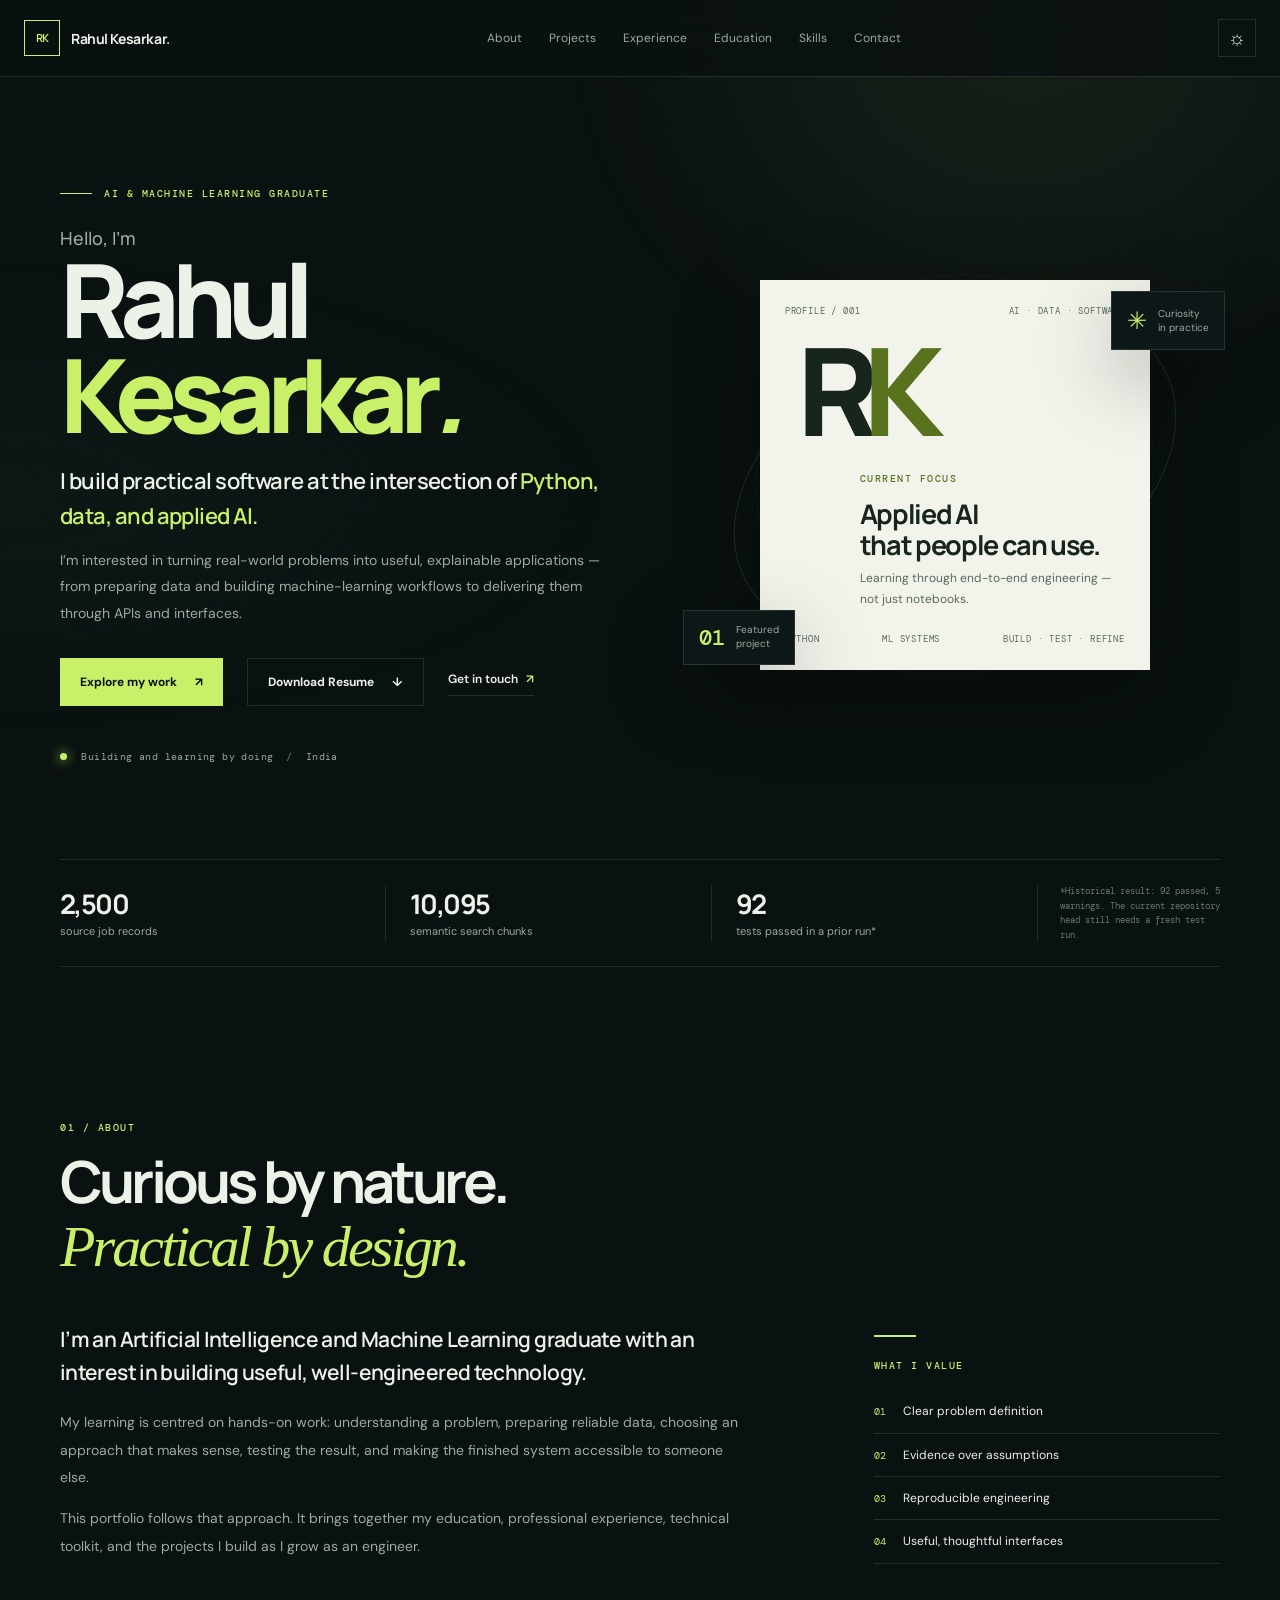
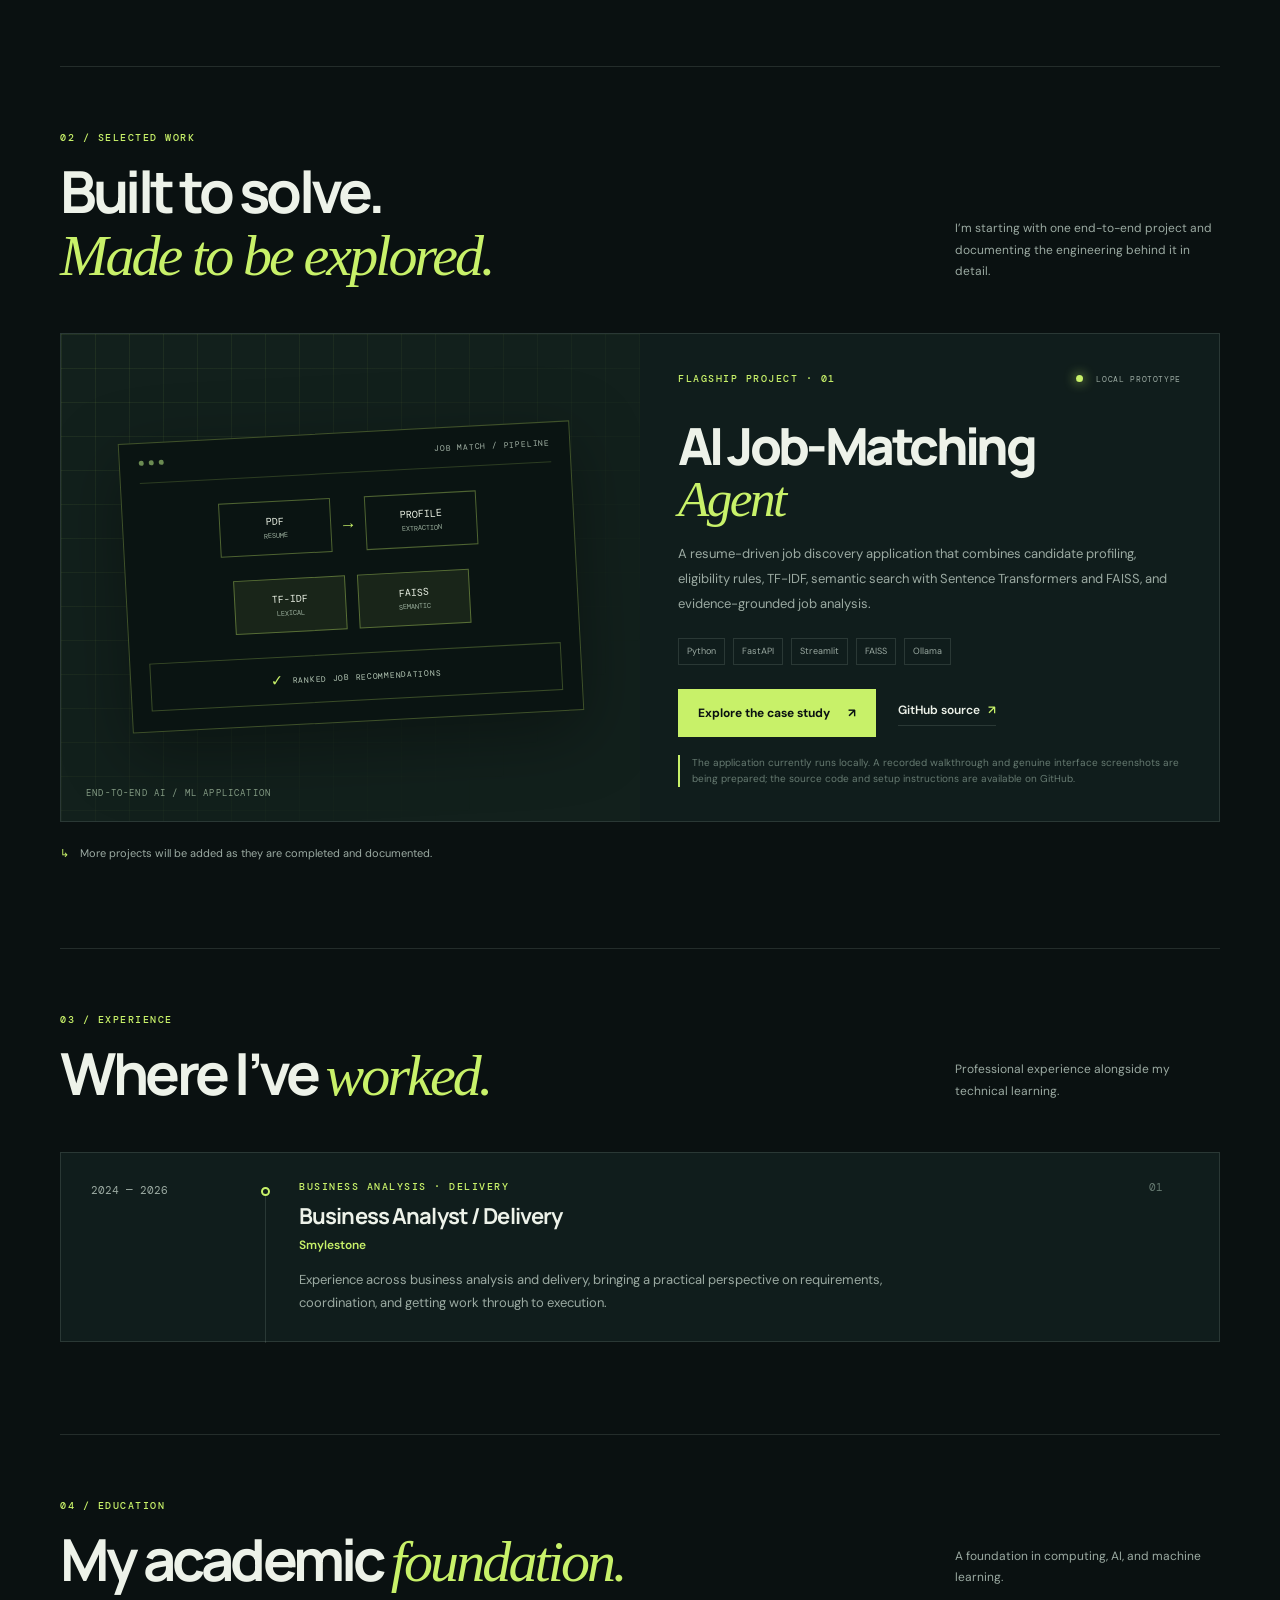
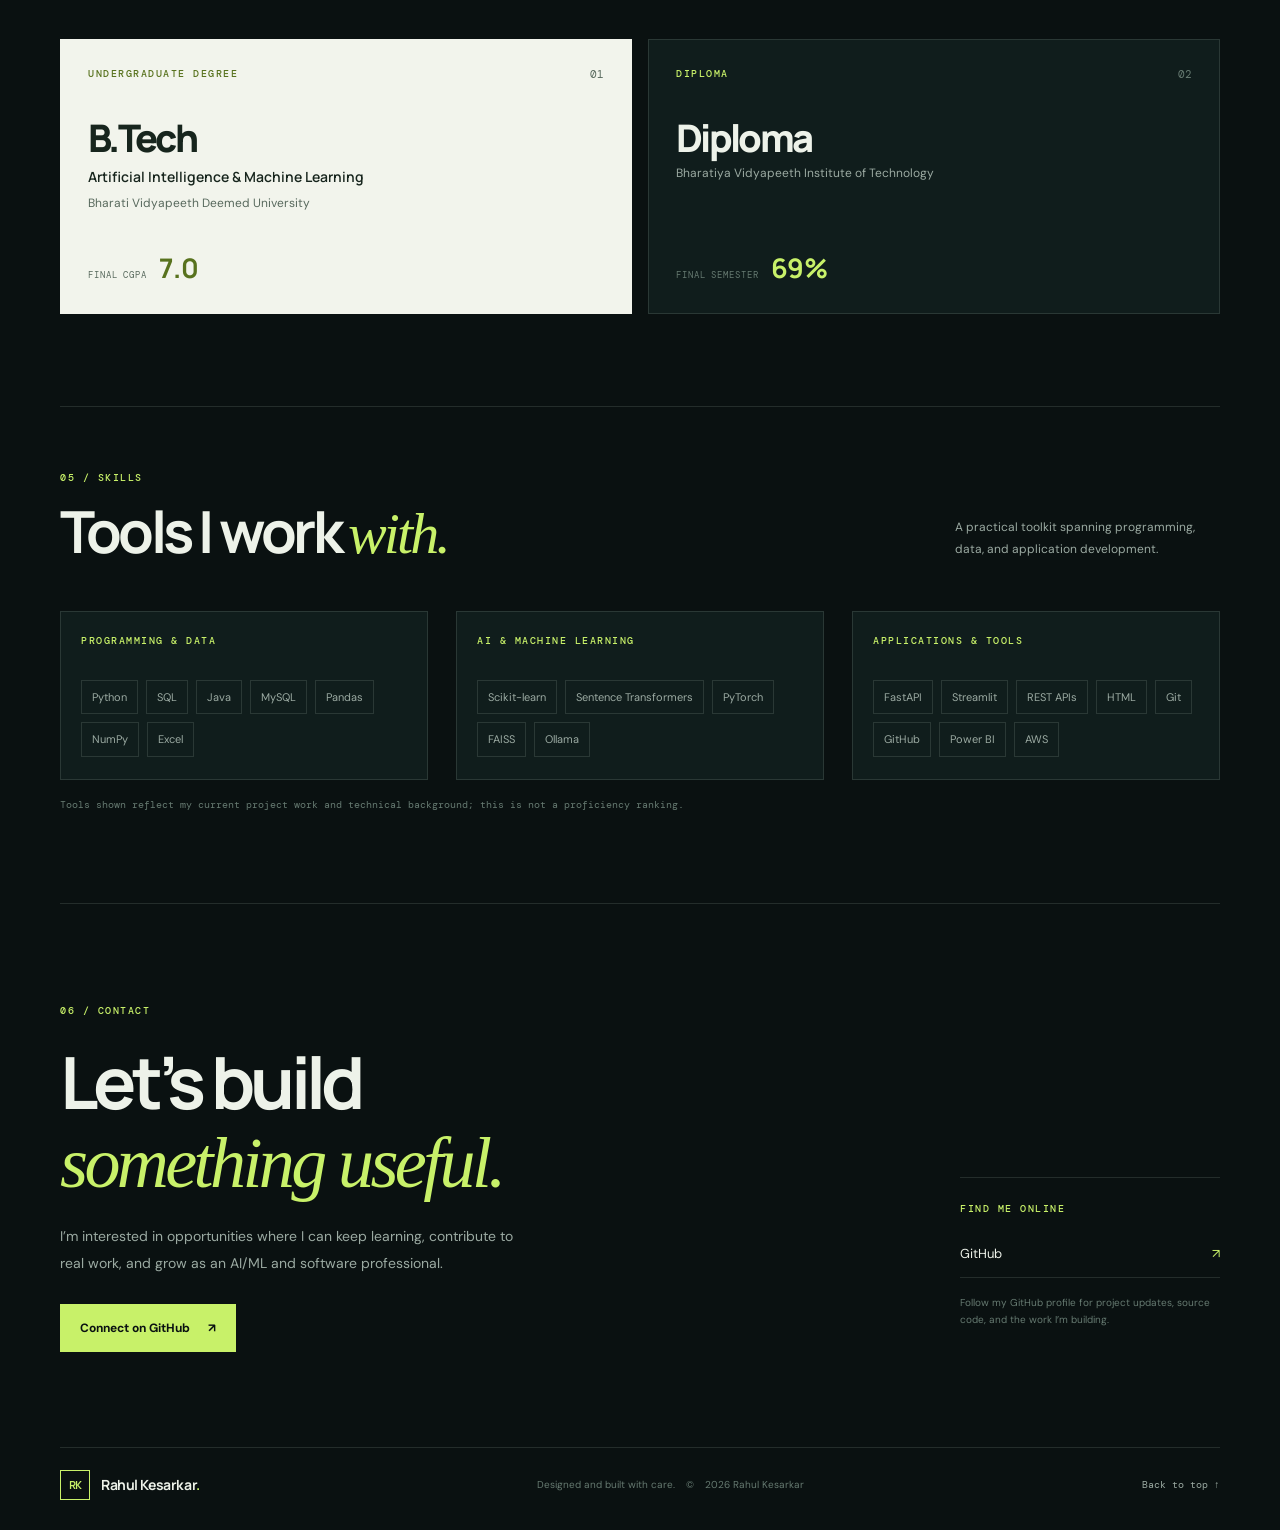
<file: index.html>
<!doctype html>
<html lang="en">
<head>
  <meta charset="utf-8">
  <meta name="viewport" content="width=device-width, initial-scale=1">
  <meta name="theme-color" content="#0a1111">
  <meta name="author" content="Rahul Kesarkar">
  <meta name="description" content="AI/ML Engineer and Software Developer building practical Python, machine learning, and applied AI projects. Explore projects, experience, and skills.">
  <meta property="og:type" content="website">
  <meta property="og:site_name" content="Rahul Kesarkar | Portfolio">
  <meta property="og:title" content="Rahul Kesarkar's Portfolio">
  <meta property="og:description" content="AI/ML Engineer and Software Developer building practical Python, machine learning, and applied AI projects. Explore my work and experience.">
  <meta property="og:url" content="https://rahulkesarkar.github.io/">
  <meta property="og:image" content="https://rahulkesarkar.github.io/assets/images/rahul-kesarkar-portfolio.png">
  <meta property="og:image:secure_url" content="https://rahulkesarkar.github.io/assets/images/rahul-kesarkar-portfolio.png">
  <meta property="og:image:type" content="image/png">
  <meta property="og:image:width" content="1200">
  <meta property="og:image:height" content="630">
  <meta property="og:image:alt" content="Rahul Kesarkar — AI/ML Engineer and Software Developer portfolio">
  <meta name="twitter:image" content="https://rahulkesarkar.github.io/assets/images/rahul-kesarkar-portfolio.png">
  <meta name="twitter:image:alt" content="Rahul Kesarkar — AI/ML Engineer and Software Developer portfolio">
  <meta name="twitter:card" content="summary_large_image">
  <meta name="twitter:title" content="Rahul Kesarkar's Portfolio">
  <meta name="twitter:description" content="AI/ML Engineer and Software Developer building practical Python, machine learning, and applied AI projects.">
  <link rel="canonical" href="https://rahulkesarkar.github.io/">
  <title>Rahul Kesarkar | AI/ML Engineer &amp; Software Developer</title>
  <link rel="icon" type="image/svg+xml" href="assets/favicon.svg">
  <link rel="preconnect" href="https://fonts.googleapis.com">
  <link rel="preconnect" href="https://fonts.gstatic.com" crossorigin>
  <link href="https://fonts.googleapis.com/css2?family=DM+Mono:wght@400;500&family=DM+Sans:wght@400;500;600;700&family=Manrope:wght@400;500;600;700;800&display=swap" rel="stylesheet">
  <link rel="stylesheet" href="assets/css/site.css">
  <script src="assets/js/site.js" defer></script>
</head>
<body>
  <a class="skip-link" href="#main">Skip to content</a>
  <header class="site-header">
    <div class="nav-shell">
      <a class="brand" href="#home" aria-label="Rahul Kesarkar home">
        <span class="brand-mark">RK</span>
        <span class="brand-name">Rahul Kesarkar<span class="brand-dot">.</span></span>
      </a>
      <nav class="desktop-nav" aria-label="Main navigation">
        <a href="#about">About</a>
        <a href="#projects">Projects</a>
        <a href="#experience">Experience</a>
        <a href="#education">Education</a>
        <a href="#skills">Skills</a>
        <a href="#contact">Contact</a>
      </nav>
      <div class="nav-actions">
        <button class="theme-toggle" type="button" aria-label="Switch to light theme" title="Toggle colour theme">
          <span class="theme-icon" aria-hidden="true">☼</span>
        </button>
        <button class="menu-toggle" type="button" aria-expanded="false" aria-controls="mobile-nav" aria-label="Open menu">
          <span></span><span></span>
        </button>
      </div>
    </div>
    <nav class="mobile-nav" id="mobile-nav" aria-label="Mobile navigation" hidden>
      <a href="#about">About</a>
      <a href="#projects">Projects</a>
      <a href="#experience">Experience</a>
      <a href="#education">Education</a>
      <a href="#skills">Skills</a>
      <a href="#contact">Contact</a>
    </nav>
  </header>

  <main id="main">
    <section class="hero section-shell" id="home">
      <div class="hero-copy" data-reveal>
        <p class="eyebrow"><span class="eyebrow-line"></span> AI & MACHINE LEARNING GRADUATE</p>
        <p class="hero-intro">Hello, I'm</p>
        <h1>Rahul<br><span>Kesarkar</span><i class="hero-period">.</i></h1>
        <p class="hero-lede">I build practical software at the intersection of <strong>Python, data, and applied AI.</strong></p>
        <p class="hero-description">I’m interested in turning real-world problems into useful, explainable applications — from preparing data and building machine-learning workflows to delivering them through APIs and interfaces.</p>
        <div class="hero-cta">
          <a class="button button-primary" href="#projects">Explore my work <span aria-hidden="true">↗</span></a>
          <a class="button button-secondary" href="assets/files/Rahul_Kesarkar_AI_ML_Resume.pdf" download="Rahul-Kesarkar-Resume.pdf" aria-label="Download Rahul Kesarkar's resume as a PDF">Download Resume <span aria-hidden="true">↓</span></a>
          <a class="text-link" href="#contact">Get in touch <span aria-hidden="true">↗</span></a>
        </div>
        <div class="hero-meta">
          <span><span class="status-dot"></span> Building and learning by doing</span>
          <span class="meta-divider">/</span>
          <span>India</span>
        </div>
      </div>

      <div class="hero-art" data-reveal>
        <div class="orbit orbit-one"></div>
        <div class="orbit orbit-two"></div>
        <div class="profile-panel">
          <div class="panel-topline"><span>PROFILE / 001</span><span>AI · DATA · SOFTWARE</span></div>
          <div class="monogram">R<span>K</span></div>
          <div class="profile-caption">
            <span class="micro-label">CURRENT FOCUS</span>
            <h2>Applied AI<br>that people can use.</h2>
            <p>Learning through end-to-end engineering — not just notebooks.</p>
          </div>
          <div class="panel-bottomline"><span>PYTHON</span><span>ML SYSTEMS</span><span>BUILD · TEST · REFINE</span></div>
        </div>
        <div class="floating-note note-top"><span class="note-symbol">✳</span><span>Curiosity<br>in practice</span></div>
        <div class="floating-note note-bottom"><span class="note-number">01</span><span>Featured<br>project</span></div>
      </div>
    </section>

    <section class="proof-strip section-shell" aria-label="Featured project facts" data-reveal>
      <div class="proof-item"><strong>2,500</strong><span>source job records</span></div>
      <div class="proof-item"><strong>10,095</strong><span>semantic search chunks</span></div>
      <div class="proof-item"><strong>92</strong><span>tests passed in a prior run*</span></div>
      <p class="proof-note">*Historical result: 92 passed, 5 warnings. The current repository head still needs a fresh test run.</p>
    </section>

    <section class="content-section section-shell" id="about">
      <div class="section-heading" data-reveal>
        <p class="eyebrow">01 / ABOUT</p>
        <h2>Curious by nature.<br><em>Practical by design.</em></h2>
      </div>
      <div class="about-grid">
        <div class="about-main" data-reveal>
          <p class="body-lead">I’m an Artificial Intelligence and Machine Learning graduate with an interest in building useful, well-engineered technology.</p>
          <p>My learning is centred on hands-on work: understanding a problem, preparing reliable data, choosing an approach that makes sense, testing the result, and making the finished system accessible to someone else.</p>
          <p>This portfolio follows that approach. It brings together my education, professional experience, technical toolkit, and the projects I build as I grow as an engineer.</p>
        </div>
        <div class="about-aside" data-reveal>
          <div class="aside-rule"></div>
          <p class="micro-label">WHAT I VALUE</p>
          <ul class="value-list">
            <li><span>01</span> Clear problem definition</li>
            <li><span>02</span> Evidence over assumptions</li>
            <li><span>03</span> Reproducible engineering</li>
            <li><span>04</span> Useful, thoughtful interfaces</li>
          </ul>
        </div>
      </div>
    </section>

    <section class="content-section section-shell projects-section" id="projects">
      <div class="section-heading section-heading-row" data-reveal>
        <div><p class="eyebrow">02 / SELECTED WORK</p><h2>Built to solve.<br><em>Made to be explored.</em></h2></div>
        <p class="section-aside-copy">I’m starting with one end-to-end project and documenting the engineering behind it in detail.</p>
      </div>
      <article class="project-feature" data-reveal>
        <div class="project-visual">
          <div class="visual-grid"></div>
          <div class="visual-window">
            <div class="window-bar"><i></i><i></i><i></i><span>JOB MATCH / PIPELINE</span></div>
            <div class="pipeline-row"><span class="pipeline-node">PDF<br><small>RESUME</small></span><b>→</b><span class="pipeline-node">PROFILE<br><small>EXTRACTION</small></span></div>
            <div class="pipeline-row"><span class="pipeline-node pipeline-accent">TF-IDF<br><small>LEXICAL</small></span><span class="pipeline-node pipeline-accent">FAISS<br><small>SEMANTIC</small></span></div>
            <div class="pipeline-result"><span class="result-check">✓</span><span>RANKED JOB RECOMMENDATIONS</span></div>
          </div>
          <span class="visual-caption">END-TO-END AI / ML APPLICATION</span>
        </div>
        <div class="project-copy">
          <div class="project-top"><span class="micro-label">FLAGSHIP PROJECT · 01</span><span class="project-status"><i></i> LOCAL PROTOTYPE</span></div>
          <h3>AI Job-Matching<br><em>Agent</em></h3>
          <p>A resume-driven job discovery application that combines candidate profiling, eligibility rules, TF-IDF, semantic search with Sentence Transformers and FAISS, and evidence-grounded job analysis.</p>
          <div class="project-stack"><span>Python</span><span>FastAPI</span><span>Streamlit</span><span>FAISS</span><span>Ollama</span></div>
          <div class="project-links">
            <a class="button button-primary" href="projects/ai-job-matching-agent.html">Explore the case study <span aria-hidden="true">↗</span></a>
            <a class="text-link" href="https://github.com/rahulkesarkar/ai-job-matching-agent" target="_blank" rel="noopener noreferrer">GitHub source <span aria-hidden="true">↗</span></a>
          </div>
          <p class="project-disclaimer">The application currently runs locally. A recorded walkthrough and genuine interface screenshots are being prepared; the source code and setup instructions are available on GitHub.</p>
        </div>
      </article>
      <p class="coming-note"><span>↳</span> More projects will be added as they are completed and documented.</p>
    </section>

    <section class="content-section section-shell" id="experience">
      <div class="section-heading section-heading-row" data-reveal>
        <div><p class="eyebrow">03 / EXPERIENCE</p><h2>Where I’ve <em>worked.</em></h2></div>
        <p class="section-aside-copy">Professional experience alongside my technical learning.</p>
      </div>
      <article class="timeline-card" data-reveal>
        <div class="timeline-date">2024 — 2026</div>
        <div class="timeline-marker"><span></span></div>
        <div class="timeline-content">
          <p class="micro-label">BUSINESS ANALYSIS · DELIVERY</p>
          <h3>Business Analyst / Delivery</h3>
          <p class="company-name">Smylestone</p>
          <p class="timeline-description">Experience across business analysis and delivery, bringing a practical perspective on requirements, coordination, and getting work through to execution.</p>
        </div>
        <span class="timeline-index">01</span>
      </article>
    </section>

    <section class="content-section section-shell" id="education">
      <div class="section-heading section-heading-row" data-reveal>
        <div><p class="eyebrow">04 / EDUCATION</p><h2>My academic <em>foundation.</em></h2></div>
        <p class="section-aside-copy">A foundation in computing, AI, and machine learning.</p>
      </div>
      <div class="education-grid">
        <article class="education-card education-featured" data-reveal>
          <div class="edu-top"><span class="micro-label">UNDERGRADUATE DEGREE</span><span class="edu-index">01</span></div>
          <h3>B.Tech</h3>
          <p class="edu-speciality">Artificial Intelligence & Machine Learning</p>
          <p class="edu-institution">Bharati Vidyapeeth Deemed University</p>
          <div class="edu-result"><span>FINAL CGPA</span><strong>7.0</strong></div>
        </article>
        <article class="education-card" data-reveal>
          <div class="edu-top"><span class="micro-label">DIPLOMA</span><span class="edu-index">02</span></div>
          <h3>Diploma</h3>
          <p class="edu-institution">Bharatiya Vidyapeeth Institute of Technology</p>
          <div class="edu-result"><span>FINAL SEMESTER</span><strong>69%</strong></div>
        </article>
      </div>
    </section>

    <section class="content-section section-shell" id="skills">
      <div class="section-heading section-heading-row" data-reveal>
        <div><p class="eyebrow">05 / SKILLS</p><h2>Tools I work <em>with.</em></h2></div>
        <p class="section-aside-copy">A practical toolkit spanning programming, data, and application development.</p>
      </div>
      <div class="skills-layout">
        <div class="skill-group" data-reveal>
          <p class="micro-label">PROGRAMMING & DATA</p>
          <div class="skill-tags"><span>Python</span><span>SQL</span><span>Java</span><span>MySQL</span><span>Pandas</span><span>NumPy</span><span>Excel</span></div>
        </div>
        <div class="skill-group" data-reveal>
          <p class="micro-label">AI & MACHINE LEARNING</p>
          <div class="skill-tags"><span>Scikit-learn</span><span>Sentence Transformers</span><span>PyTorch</span><span>FAISS</span><span>Ollama</span></div>
        </div>
        <div class="skill-group" data-reveal>
          <p class="micro-label">APPLICATIONS & TOOLS</p>
          <div class="skill-tags"><span>FastAPI</span><span>Streamlit</span><span>REST APIs</span><span>HTML</span><span>Git</span><span>GitHub</span><span>Power BI</span><span>AWS</span></div>
        </div>
      </div>
      <p class="skills-footnote">Tools shown reflect my current project work and technical background; this is not a proficiency ranking.</p>
    </section>



    <section class="contact-section section-shell" id="contact">
      <div class="contact-inner" data-reveal>
        <p class="eyebrow">06 / CONTACT</p>
        <h2>Let’s build<br><em>something useful.</em></h2>
        <p>I’m interested in opportunities where I can keep learning, contribute to real work, and grow as an AI/ML and software professional.</p>
        <a class="button button-primary" href="https://github.com/rahulkesarkar" target="_blank" rel="noopener noreferrer">Connect on GitHub <span aria-hidden="true">↗</span></a>
      </div>
      <div class="contact-side" data-reveal>
        <span class="micro-label">FIND ME ONLINE</span>
        <a href="https://github.com/rahulkesarkar" target="_blank" rel="noopener noreferrer">GitHub <span aria-hidden="true">↗</span></a>
        <span class="contact-note">Follow my GitHub profile for project updates, source code, and the work I’m building.</span>
      </div>
    </section>
  </main>

  <footer class="site-footer section-shell">
    <a class="brand footer-brand" href="#home"><span class="brand-mark">RK</span><span class="brand-name">Rahul Kesarkar<span class="brand-dot">.</span></span></a>
    <p>Designed and built with care. <span>© <span id="year">2026</span> Rahul Kesarkar</span></p>
    <a class="back-top" href="#home">Back to top ↑</a>
  </footer>
</body>
</html>
</file>
<file: assets/css/site.css>
:root{
  color-scheme:dark;
  --bg:#0a1111;--bg-soft:#0d1717;--panel:#101d1c;--panel-2:#142321;
  --text:#edf2e9;--muted:#9baaa2;--subtle:#667a71;--line:rgba(212,235,219,.13);
  --accent:#c8f169;--accent-button:#c8f169;--accent-2:#a7cf58;--ink:#0a1111;--button-hover-ink:#0a1111;--header:rgba(10,17,17,.84);
  --shadow:0 26px 80px rgba(0,0,0,.28);--radius:4px;
}
[data-theme="light"]{
  color-scheme:light;--bg:#f3f5ef;--bg-soft:#e9eee5;--panel:#fff;--panel-2:#edf2e8;
  --text:#17221d;--muted:#586960;--subtle:#626f65;--line:rgba(22,46,32,.15);
  --accent:#58721e;--accent-button:#718f27;--accent-2:#58731c;--ink:#111a13;--button-hover-ink:#fff;--header:rgba(243,245,239,.88);
  --shadow:0 26px 80px rgba(29,49,35,.10);
}
*{box-sizing:border-box}
html{scroll-behavior:smooth;scroll-padding-top:100px}
body{margin:0;background:var(--bg);color:var(--text);font-family:"DM Sans",Arial,sans-serif;font-size:16px;line-height:1.7;transition:background .25s,color .25s}
body:before{content:"";position:fixed;inset:0;pointer-events:none;z-index:-1;background:radial-gradient(ellipse at 80% 4%,rgba(155,196,86,.09),transparent 32%),radial-gradient(ellipse at 0% 55%,rgba(47,110,91,.08),transparent 34%)}
a{color:inherit;text-decoration:none}
button{font:inherit}
::selection{background:var(--accent);color:var(--ink)}
.skip-link{position:absolute;left:14px;top:-60px;z-index:1000;padding:10px 16px;background:var(--accent);color:var(--ink)}
.skip-link:focus{top:10px}
.section-shell{width:min(1160px,calc(100% - 64px));margin-inline:auto}
.site-header{position:sticky;top:0;z-index:100;background:var(--header);border-bottom:1px solid var(--line);backdrop-filter:blur(18px)}
.nav-shell{width:min(1280px,calc(100% - 48px));height:76px;margin:auto;display:flex;align-items:center;justify-content:space-between;gap:28px}
.brand{display:inline-flex;align-items:center;gap:11px;white-space:nowrap}
.brand-mark{width:36px;height:36px;display:grid;place-items:center;border:1px solid var(--accent);color:var(--accent);font:500 12px "DM Mono",monospace;letter-spacing:-1px}
.brand-name{font:700 14px "Manrope",sans-serif;letter-spacing:-.03em}
.brand-dot,.hero-period{color:var(--accent)}
.desktop-nav{display:flex;align-items:center;gap:clamp(14px,2.1vw,30px)}
.desktop-nav a,.mobile-nav a{font-size:12px;color:var(--muted);transition:color .2s}
.desktop-nav a:hover,.mobile-nav a:hover{color:var(--accent)}
.nav-actions{display:flex;gap:10px;align-items:center}
.theme-toggle,.menu-toggle{width:38px;height:38px;border:1px solid var(--line);background:transparent;color:var(--text);cursor:pointer;display:grid;place-items:center}
.theme-icon{font-size:20px;line-height:1}
.menu-toggle{display:none;gap:5px;align-content:center;padding:9px}
.menu-toggle span{display:block;width:17px;height:1px;background:var(--text)}
.mobile-nav{display:none}
.hero{min-height:690px;padding-block:110px 96px;display:grid;grid-template-columns:1.04fr .96fr;gap:55px;align-items:center}
.eyebrow,.micro-label{font:500 10px "DM Mono",monospace;letter-spacing:.15em;color:var(--accent)}
.eyebrow{display:flex;align-items:center;gap:12px;margin:0 0 26px}
.eyebrow-line{width:32px;height:1px;background:var(--accent)}
.hero-intro{margin:0;color:var(--muted);font:500 18px "Manrope",sans-serif}
h1,h2,h3,p{margin-top:0}
.hero h1{margin:2px 0 22px;font:800 clamp(64px,8vw,106px)/.93 "Manrope",sans-serif;letter-spacing:-.085em}
.hero h1 span{color:var(--accent)}
.hero-lede{max-width:570px;margin-bottom:14px;font:600 clamp(18px,2vw,22px)/1.55 "Manrope",sans-serif;letter-spacing:-.025em}
.hero-lede strong{color:var(--accent);font-weight:600}
.hero-description{max-width:550px;color:var(--muted);font-size:14px;line-height:1.9}
.hero-cta{display:flex;flex-wrap:wrap;align-items:center;gap:18px 24px;margin-top:32px}
.button{min-height:48px;padding:0 20px;display:inline-flex;gap:18px;align-items:center;justify-content:center;font:700 12px "DM Sans",sans-serif;transition:transform .2s,background .2s,color .2s}
.button:hover{transform:translateY(-2px)}
.button-primary{background:var(--accent-button,var(--accent));color:var(--ink)}
.button-primary:hover{background:var(--accent-2);color:var(--button-hover-ink,var(--ink))}
.button-secondary{border:1px solid var(--line);background:transparent;color:var(--text)}
.button-secondary:hover{border-color:var(--accent);background:var(--panel);color:var(--accent)}
.text-link{font-size:12px;font-weight:600;color:var(--text);border-bottom:1px solid var(--line);padding-bottom:5px}
.text-link span{color:var(--accent);margin-left:5px}
.hero-meta{display:flex;align-items:center;gap:13px;margin-top:44px;color:var(--muted);font:10px "DM Mono",monospace;letter-spacing:.04em}
.status-dot,.project-status i{width:7px;height:7px;display:inline-block;border-radius:50%;background:var(--accent);margin-right:8px;box-shadow:0 0 12px var(--accent)}
.meta-divider{color:var(--subtle)}
.hero-art{position:relative;min-height:455px;display:grid;place-items:center}
.orbit{position:absolute;border:1px solid var(--line);border-radius:50%;transform:rotate(-26deg)}
.orbit-one{width:470px;height:300px}
.orbit-two{width:390px;height:410px;transform:rotate(41deg);border-style:dashed;opacity:.55}
.profile-panel{position:relative;z-index:1;width:min(100%,390px);min-height:390px;padding:24px;background:#f2f4ec;color:#17251d;border:1px solid rgba(242,244,236,.85);box-shadow:var(--shadow);display:flex;flex-direction:column;justify-content:space-between}
.panel-topline,.panel-bottomline{display:flex;justify-content:space-between;gap:12px;color:var(--subtle);font:9px "DM Mono",monospace;letter-spacing:.09em}
/* Warm-white contrast panels: a restrained paper tone against the dark canvas. */
.profile-panel .panel-topline,.profile-panel .panel-bottomline{color:#58695d}
.profile-panel .micro-label{color:#58721e}
.profile-panel .monogram{color:#17251d}
.profile-panel .monogram span{color:#58721e}
.profile-panel .profile-caption h2{color:#17251d}
.profile-panel .profile-caption p{color:#58695d}
.monogram{font:800 122px/.8 "Manrope",sans-serif;letter-spacing:-.13em;color:var(--text);padding-left:12px}
.monogram span{color:var(--accent)}
.profile-caption{max-width:265px;margin-left:auto}
.profile-caption h2{margin:8px 0;font:700 27px/1.15 "Manrope",sans-serif;letter-spacing:-.05em}
.profile-caption p{margin:0;color:var(--muted);font-size:12px}
.floating-note{position:absolute;z-index:2;display:flex;align-items:center;gap:11px;padding:12px 15px;background:var(--bg-soft);border:1px solid var(--line);box-shadow:var(--shadow);font-size:10px;line-height:1.4;color:var(--muted)}
.note-top{top:43px;right:-5px}.note-bottom{bottom:38px;left:-7px}
.note-symbol{font-size:24px;color:var(--accent)}.note-number{font:500 22px "DM Mono",monospace;color:var(--accent)}
.proof-strip{display:grid;grid-template-columns:repeat(3,1fr) auto;align-items:center;border-block:1px solid var(--line);padding-block:24px;margin-bottom:90px}
.proof-item{padding-inline:24px;border-right:1px solid var(--line);display:flex;flex-direction:column}
.proof-item:first-child{padding-left:0}
.proof-item strong{font:700 27px "Manrope",sans-serif;letter-spacing:-.06em}
.proof-item span{font-size:11px;color:var(--muted)}
.proof-note{max-width:160px;margin:0 0 0 22px;font:9px/1.6 "DM Mono",monospace;color:var(--subtle)}
.content-section{padding-block:64px 92px;border-bottom:1px solid var(--line)}
.section-heading{margin-bottom:45px}
.section-heading .eyebrow{margin-bottom:16px}
.section-heading h2,.contact-inner h2{margin:0;font:700 clamp(37px,5vw,58px)/1.08 "Manrope",sans-serif;letter-spacing:-.065em}
.section-heading h2 em,.contact-inner h2 em,.project-copy h3 em{font-family:Georgia,serif;font-weight:400;color:var(--accent);letter-spacing:-.05em}
.section-heading-row{display:flex;align-items:end;justify-content:space-between;gap:30px}
.section-aside-copy{max-width:265px;margin:0 0 5px;color:var(--muted);font-size:12px;line-height:1.8}
.about-grid{display:grid;grid-template-columns:1.35fr .65fr;gap:95px}
.about-main{max-width:680px}
.body-lead{font:600 21px/1.55 "Manrope",sans-serif;letter-spacing:-.03em}
.about-main p:not(.body-lead){color:var(--muted);font-size:14px;line-height:1.95}
.about-aside{padding-top:12px}
.aside-rule{width:42px;height:2px;margin-bottom:22px;background:var(--accent)}
.about-aside .micro-label{margin-bottom:18px}
.value-list{list-style:none;padding:0;margin:0}
.value-list li{padding:11px 0;border-bottom:1px solid var(--line);font-size:12px}
.value-list li span{margin-right:14px;font:10px "DM Mono",monospace;color:var(--accent)}
.timeline-card{display:grid;grid-template-columns:140px 22px 1fr 40px;gap:23px;align-items:start;padding:27px 30px;background:var(--panel);border:1px solid var(--line)}
.timeline-date{padding-top:3px;color:var(--muted);font:11px "DM Mono",monospace}
.timeline-marker{display:flex;justify-content:center;padding-top:7px;height:100%;position:relative}
.timeline-marker:after{content:"";position:absolute;top:16px;bottom:-29px;width:1px;background:var(--line)}
.timeline-marker span{width:9px;height:9px;border:2px solid var(--accent);border-radius:50%;background:var(--panel);z-index:1}
.timeline-content .micro-label{margin-bottom:8px}
.timeline-content h3{font:700 22px "Manrope",sans-serif;letter-spacing:-.04em;margin:0}
.company-name{color:var(--accent);font-size:12px;font-weight:600;margin:4px 0 12px}
.timeline-description{max-width:590px;margin:0;color:var(--muted);font-size:13px;line-height:1.8}
.timeline-index,.edu-index{font:11px "DM Mono",monospace;color:var(--subtle)}
.education-grid{display:grid;grid-template-columns:1fr 1fr;gap:16px}
.education-card{position:relative;min-height:275px;padding:27px;background:var(--panel);border:1px solid var(--line);display:flex;flex-direction:column;align-items:flex-start}
.education-featured{background:#f2f4ec;border-color:#f2f4ec;color:#17251d}.education-featured .micro-label{color:#58721e}.education-featured .edu-index{color:#58695d}.education-featured h3,.education-featured .edu-speciality{color:#17251d}.education-featured .edu-institution{color:#58695d}.education-featured .edu-result span{color:#58695d}.education-featured .edu-result strong{color:#58721e}
.edu-top{width:100%;display:flex;align-items:center;justify-content:space-between}
.education-card h3{margin:30px 0 0;font:800 38px "Manrope",sans-serif;letter-spacing:-.07em}
.edu-speciality{margin:4px 0 7px;font:600 14px "Manrope",sans-serif}
.edu-institution{margin:0;color:var(--muted);font-size:12px}
.edu-result{display:flex;align-items:baseline;gap:12px;margin-top:auto;padding-top:21px}
.edu-result span{font:9px "DM Mono",monospace;letter-spacing:.1em;color:var(--subtle)}
.edu-result strong{font:700 27px "Manrope",sans-serif;color:var(--accent)}
.skills-layout{display:grid;grid-template-columns:repeat(3,1fr);gap:28px}
.skill-group{padding:22px 20px;border:1px solid var(--line);background:var(--panel)}
.skill-group .micro-label{margin-bottom:18px;min-height:28px}
.skill-tags,.project-stack{display:flex;flex-wrap:wrap;gap:8px}
.skill-tags span,.project-stack span{padding:7px 10px;border:1px solid var(--line);font-size:11px;color:var(--muted)}
.skills-footnote{margin:18px 0 0;color:var(--subtle);font:10px "DM Mono",monospace}
.projects-section{padding-bottom:85px}
.project-feature{display:grid;grid-template-columns:1fr 1fr;min-height:420px;border:1px solid var(--line);background:var(--panel)}
.project-visual{position:relative;overflow:hidden;min-height:420px;background:#12201c;display:grid;place-items:center}
[data-theme="light"] .project-visual{background:#dfe9d9}
.visual-grid{position:absolute;inset:0;background-image:linear-gradient(rgba(200,241,105,.08) 1px,transparent 1px),linear-gradient(90deg,rgba(200,241,105,.08) 1px,transparent 1px);background-size:34px 34px;mask-image:linear-gradient(135deg,black,transparent 85%)}
.visual-window{position:relative;width:78%;padding:0 19px 20px;background:#0a1412;border:1px solid rgba(200,241,105,.28);box-shadow:0 20px 70px rgba(0,0,0,.35);transform:rotate(-3deg)}
.window-bar{height:40px;display:flex;align-items:center;gap:5px;border-bottom:1px solid rgba(200,241,105,.18);color:#a6b6a9;font:8px "DM Mono",monospace;letter-spacing:.1em}
.window-bar i{width:5px;height:5px;border-radius:50%;background:#6b8b52}.window-bar span{margin-left:auto}
.pipeline-row{display:flex;align-items:center;justify-content:center;gap:12px;margin-top:24px;color:#c8f169;font:17px "DM Mono",monospace}
.pipeline-node{min-width:112px;padding:13px 8px;text-align:center;border:1px solid rgba(200,241,105,.36);color:#ecf3e6;font:10px "DM Mono",monospace}
.pipeline-node small{color:#9baf9d;font-size:7px}
.pipeline-accent{background:rgba(200,241,105,.08)}
.pipeline-result{display:flex;justify-content:center;align-items:center;gap:8px;margin-top:24px;padding:13px 6px;border:1px solid rgba(200,241,105,.25);color:#b9ccba;font:8px "DM Mono",monospace;letter-spacing:.09em}
.result-check{color:#c8f169;font-size:15px}
.visual-caption{position:absolute;bottom:22px;left:25px;color:#839a83;font:9px "DM Mono",monospace;letter-spacing:.13em}
.project-copy{padding:38px 38px 34px;display:flex;flex-direction:column;align-items:flex-start}
.project-top{width:100%;display:flex;justify-content:space-between;align-items:center;gap:12px}
.project-status{color:var(--muted);font:8px "DM Mono",monospace;letter-spacing:.08em}
.project-copy h3{margin:35px 0 18px;font:800 clamp(37px,4vw,52px)/1 "Manrope",sans-serif;letter-spacing:-.07em}
.project-copy>p:not(.project-disclaimer){max-width:490px;color:var(--muted);font-size:13px;line-height:1.9}
.project-stack{margin:8px 0 24px}
.project-stack span{font-size:9px;padding:5px 8px}
.project-links{display:flex;align-items:center;gap:22px;flex-wrap:wrap;margin-top:auto}
.project-disclaimer{margin:18px 0 0;padding-left:12px;border-left:2px solid var(--accent);color:var(--subtle);font-size:10px;line-height:1.6}
.coming-note{margin:22px 0 0;color:var(--muted);font-size:11px}.coming-note span{color:var(--accent);margin-right:8px}
.contact-section{padding-block:100px 95px;display:grid;grid-template-columns:1fr 260px;gap:60px;align-items:end}
.contact-inner h2{font-size:clamp(48px,6vw,72px)}
.contact-inner>p:not(.eyebrow){max-width:470px;margin:21px 0 27px;color:var(--muted);font-size:14px;line-height:1.9}
.contact-side{padding:24px 0;border-top:1px solid var(--line)}
.contact-side .micro-label{display:block;margin-bottom:16px}
.contact-side>a{display:flex;justify-content:space-between;padding:12px 0;border-bottom:1px solid var(--line);font-size:13px}
.contact-side>a span{color:var(--accent)}
.contact-note{display:block;margin-top:16px;color:var(--subtle);font-size:10px;line-height:1.7}
.site-footer{padding-block:22px 30px;display:flex;align-items:center;justify-content:space-between;gap:20px;border-top:1px solid var(--line)}
.footer-brand .brand-mark{width:30px;height:30px}
.site-footer>p{margin:0;color:var(--subtle);font-size:10px}
.site-footer>p span{margin-left:8px}
.back-top{font:10px "DM Mono",monospace;color:var(--muted)}
.back-top:hover{color:var(--accent)}
.js [data-reveal]{opacity:0;transform:translateY(18px);transition:opacity .7s ease,transform .7s ease}
.js [data-reveal].is-visible{opacity:1;transform:translateY(0)}
/* Project case-study page */
.project-hero{padding:78px 0 54px;border-bottom:1px solid var(--line)}
.breadcrumb{display:flex;gap:10px;align-items:center;color:var(--subtle);font:10px "DM Mono",monospace;margin-bottom:33px}
.breadcrumb a:hover{color:var(--accent)}
.project-hero h1{max-width:900px;font:800 clamp(48px,7vw,82px)/.98 "Manrope",sans-serif;letter-spacing:-.08em;margin:0 0 22px}
.project-hero h1 em{font:400 1em Georgia,serif;color:var(--accent);letter-spacing:-.06em}
.project-hero-lede{max-width:720px;color:var(--muted);font-size:15px;line-height:1.9}
.case-actions{display:flex;flex-wrap:wrap;align-items:center;gap:24px;margin-top:28px}
.case-status{display:inline-flex;align-items:center;gap:8px;color:var(--muted);font:9px "DM Mono",monospace;letter-spacing:.08em}
.case-status i{width:7px;height:7px;border-radius:50%;background:#e4b35c}
.case-metrics{display:grid;grid-template-columns:repeat(4,1fr);border-bottom:1px solid var(--line)}
.case-metric{padding:24px 20px;border-right:1px solid var(--line)}
.case-metric:first-child{padding-left:0}.case-metric:last-child{border:0}
.case-metric strong{display:block;font:700 27px "Manrope",sans-serif;letter-spacing:-.06em}
.case-metric span{color:var(--muted);font-size:10px}
.case-layout{display:grid;grid-template-columns:minmax(0,1fr) 310px;gap:62px;padding-block:56px 90px;align-items:start}
.case-content{min-width:0}
.case-section{padding:0 0 45px;margin-bottom:44px;border-bottom:1px solid var(--line);scroll-margin-top:110px}
.case-section:last-child{border-bottom:0}
.case-section .eyebrow{margin-bottom:15px}
.case-section h2{font:700 32px/1.2 "Manrope",sans-serif;letter-spacing:-.05em;margin:0 0 18px}
.case-section h2 em{font:400 1em Georgia,serif;color:var(--accent)}
.case-section h3{font:700 18px "Manrope",sans-serif;margin:26px 0 9px}
.case-section p,.case-section li{font-size:13px;color:var(--muted);line-height:1.9}
.case-section ul{padding-left:20px}
.case-section li{padding-left:4px;margin:5px 0}
.case-section strong{color:var(--text);font-weight:600}
.case-callout{margin-top:20px;padding:18px 20px;border-left:2px solid var(--accent);background:var(--panel);color:var(--muted);font-size:12px;line-height:1.8}
.case-summary-grid{display:grid;grid-template-columns:repeat(2,minmax(0,1fr));gap:22px 34px;margin-top:28px}
.case-summary-grid>div{padding-top:14px;border-top:1px solid var(--line)}
.case-summary-grid .micro-label{margin:0 0 8px;color:var(--accent);font:500 10px "DM Mono",monospace;letter-spacing:.12em}
.case-summary-grid>div>p:last-child{margin:0}
@media(max-width:600px){.case-summary-grid{grid-template-columns:1fr;gap:16px}}

.architecture{display:grid;gap:9px;margin:24px 0}
.arch-row{display:grid;grid-template-columns:1fr 1fr;gap:9px}
.arch-node{padding:14px 15px;background:var(--panel);border:1px solid var(--line)}
.arch-node b{display:block;color:var(--text);font:600 12px "Manrope",sans-serif}
.arch-node span{font:9px "DM Mono",monospace;color:var(--muted)}
.arch-node.primary{border-color:rgba(200,241,105,.4);background:var(--panel-2)}
.arch-arrow{text-align:center;color:var(--accent);font:16px "DM Mono",monospace;line-height:1}
.tech-table,.eval-table{width:100%;border-collapse:collapse;margin:16px 0;font-size:11px}
.tech-table th,.tech-table td,.eval-table th,.eval-table td{padding:12px 10px;border-bottom:1px solid var(--line);text-align:left}
.tech-table th,.eval-table th{color:var(--subtle);font:9px "DM Mono",monospace;letter-spacing:.07em}
.tech-table td,.eval-table td{color:var(--muted)}
.eval-table td:not(:first-child),.eval-table th:not(:first-child){text-align:right;font-variant-numeric:tabular-nums}
.case-aside{position:sticky;top:100px;display:grid;gap:16px}
.aside-card{padding:21px;background:var(--panel);border:1px solid var(--line)}
.aside-card h3{margin:0 0 13px;font:700 17px "Manrope",sans-serif;letter-spacing:-.03em}
.aside-card p{margin:0;color:var(--muted);font-size:11px;line-height:1.8}
.aside-card .button{width:100%;margin-top:18px}
.case-nav{display:grid;gap:0}
.case-nav a{padding:8px 0;border-bottom:1px solid var(--line);color:var(--muted);font-size:11px}
.case-nav a:hover{color:var(--accent)}
.demo-placeholder{border:1px dashed rgba(200,241,105,.4);padding:18px;background:rgba(200,241,105,.035)}
.demo-placeholder .micro-label{display:block;margin-bottom:10px}
.demo-placeholder strong{display:block;margin-bottom:8px;font:700 15px "Manrope",sans-serif}
.demo-placeholder p{font-size:10px}
.demo-placeholder .disabled-demo{display:block;margin-top:14px;padding:10px;border:1px solid var(--line);color:var(--subtle);text-align:center;font:9px "DM Mono",monospace}
.demo-steps{display:grid;gap:10px;margin:18px 0}
.demo-step{display:grid;grid-template-columns:24px 1fr;gap:10px;align-items:start}
.demo-step span{color:var(--accent);font:11px "DM Mono",monospace}
.demo-step p{margin:0;font-size:11px}
.case-footer{padding-top:24px;border-top:1px solid var(--line)}

/* Case-study local demo video */
.case-video{margin:24px 0 12px;border:1px solid var(--line);background:#000}
.case-video-player{display:block;width:100%;height:auto;max-height: min(72vh, 760px);aspect-ratio:16/10;object-fit:contain;background:#000}
.case-video-meta{display:flex;justify-content:space-between;align-items:center;gap:12px;flex-wrap:wrap;padding:12px 14px;background:var(--panel);color:var(--muted);font:9px "DM Mono",monospace;letter-spacing:.035em}
.case-video-meta a,.case-video-note a{color:var(--accent)}
.case-video-note{font-size:11px!important;color:var(--subtle)!important}
/* Case-study screenshot gallery */
.case-gallery-heading{margin-top:34px}
.case-gallery-heading .micro-label{display:block;margin-bottom:10px}
.case-gallery-heading h3{margin:0 0 8px;font:700 21px "Manrope",sans-serif;letter-spacing:-.035em}
.case-gallery-heading p{max-width:720px}
.case-gallery{display:grid;grid-template-columns:repeat(2,minmax(0,1fr));gap:16px;margin-top:20px}
.case-gallery-item{min-width:0;margin:0;border:1px solid var(--line);background:var(--panel)}
.case-gallery-item>a{display:block;overflow:hidden;background:var(--bg-soft)}
.case-gallery-item img{display:block;width:100%;height:auto;transition:transform .35s ease}
.case-gallery-item>a:hover img{transform:scale(1.015)}
.case-gallery-item figcaption{display:grid;gap:5px;padding:12px 14px;color:var(--muted);font-size:10px;line-height:1.6}
.case-gallery-item figcaption strong{color:var(--text);font:600 10px "DM Mono",monospace;letter-spacing:.035em}
.case-gallery-item:last-child{grid-column:1/-1}
.case-gallery-item:last-child img{max-height:560px;object-fit:contain}

@media(max-width:900px){
 .desktop-nav{gap:13px}.desktop-nav a{font-size:11px}
 .hero{gap:30px}.orbit-one{width:390px}.orbit-two{width:330px}
 .about-grid{gap:48px}.project-copy{padding:28px}
 .case-layout{grid-template-columns:minmax(0,1fr) 270px;gap:30px}
}
@media(max-width:720px){
 .section-shell{width:min(100% - 40px,560px)}
 .nav-shell{width:calc(100% - 36px);height:66px}
 .desktop-nav{display:none}.menu-toggle{display:grid}
 .mobile-nav{display:grid;gap:0;padding:4px 20px 16px;border-top:1px solid var(--line);background:var(--bg-soft)}
 .mobile-nav[hidden]{display:none}
 .mobile-nav a{padding:11px 0;border-bottom:1px solid var(--line);font-size:13px}
 .hero{min-height:auto;padding-block:75px 60px;grid-template-columns:1fr;gap:30px}
 .hero h1{font-size:clamp(62px,17vw,88px)}
 .hero-art{min-height:380px}
 .profile-panel{width:min(100%,355px);min-height:350px}
 .orbit-one{width:350px;height:260px}.orbit-two{width:310px;height:330px}
 .note-top{right:0;top:18px}.note-bottom{left:0;bottom:19px}
 .proof-strip{grid-template-columns:repeat(3,1fr);gap:10px;padding-block:18px;margin-bottom:55px}
 .proof-item{padding-inline:11px}.proof-item strong{font-size:21px}.proof-item span{font-size:9px}
 .proof-note{grid-column:1/-1;max-width:none;margin:6px 0 0;font-size:8px}
 .content-section{padding-block:48px 60px}
 .section-heading-row{display:block}.section-aside-copy{margin-top:15px}
 .section-heading h2{font-size:42px}
 .about-grid{grid-template-columns:1fr;gap:28px}
 .body-lead{font-size:19px}
 .timeline-card{grid-template-columns:1fr 16px;gap:12px;padding:22px}
 .timeline-date{grid-column:1/-1}.timeline-marker{grid-column:2;grid-row:2/4}
 .timeline-content{grid-column:1;grid-row:2}.timeline-index{display:none}
 .education-grid{grid-template-columns:1fr}
 .education-card{min-height:250px}
 .skills-layout{grid-template-columns:1fr;gap:12px}
 .skill-group .micro-label{min-height:0}
 .project-feature{grid-template-columns:1fr}
 .project-visual{min-height:330px}.project-copy{padding:25px 22px}
 .project-copy h3{margin-top:26px}
 .project-links{gap:15px}
 .contact-section{padding-block:70px;grid-template-columns:1fr;gap:30px}
 .contact-inner h2{font-size:58px}
 .site-footer{flex-wrap:wrap}.site-footer>p{order:3;width:100%}
 .case-metrics{grid-template-columns:repeat(2,1fr)}
 .case-metric{padding:15px 12px;border-bottom:1px solid var(--line)}
 .case-metric:nth-child(2){border-right:0}
 .case-metric:nth-child(3){padding-left:0}
 .case-layout{grid-template-columns:1fr;gap:20px;padding-block:40px 60px}
 .case-aside{position:static;grid-row:1}
 .case-nav{grid-template-columns:repeat(2,1fr);column-gap:16px}
 .project-hero{padding-block:55px 35px}
 .project-hero h1{font-size:clamp(47px,13vw,68px)}
 .case-section h2{font-size:28px}
 .case-gallery{grid-template-columns:1fr}
 .case-gallery-item:last-child{grid-column:auto}
 .case-video-meta{align-items:flex-start;flex-direction:column}
}
@media(prefers-reduced-motion:reduce){
 html{scroll-behavior:auto}
 *,*::before,*::after{animation-duration:.01ms!important;animation-iteration-count:1!important;transition-duration:.01ms!important}
 .js [data-reveal]{opacity:1;transform:none}
}
</file>
